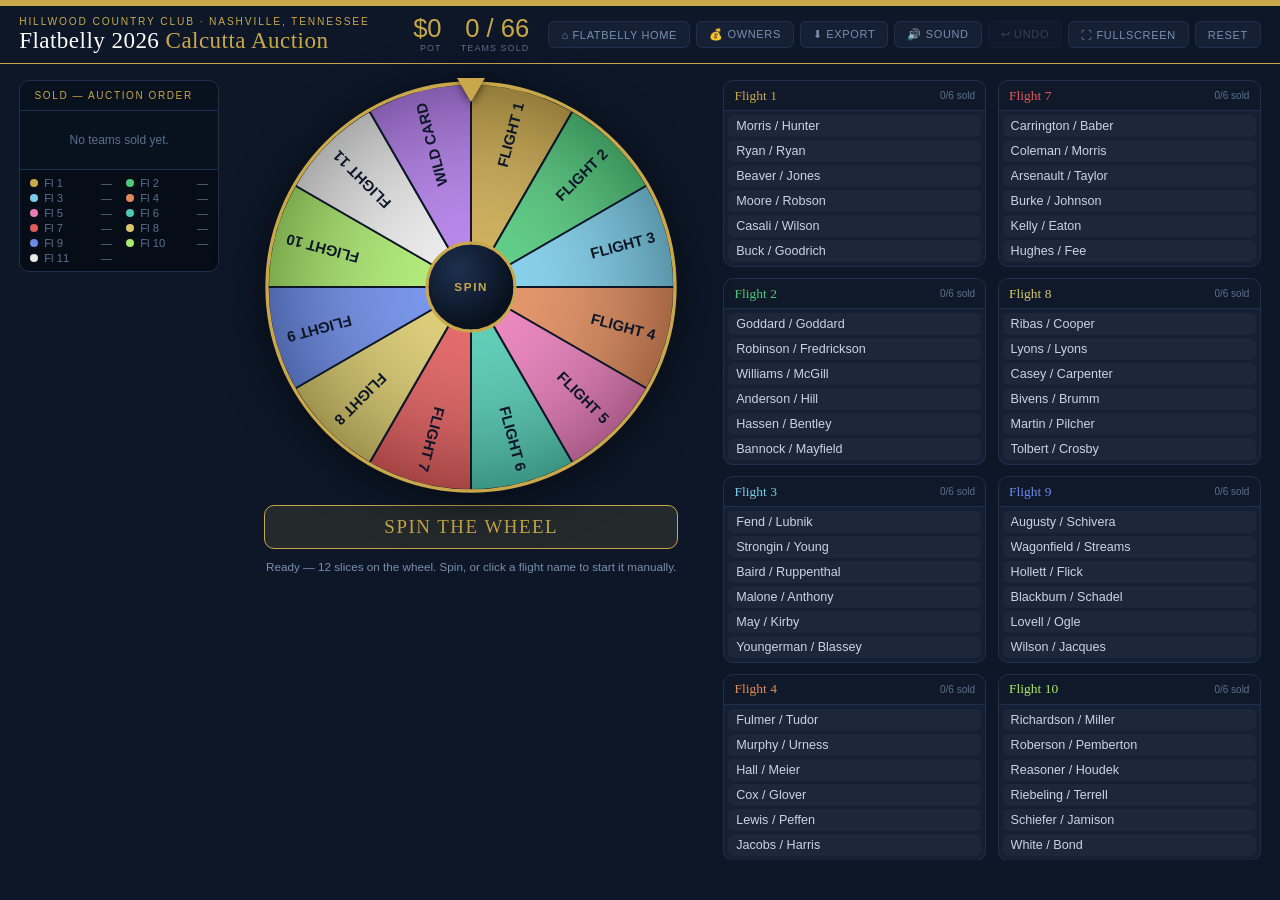
<file: calcutta.html>
<!DOCTYPE html>
<html lang="en">
<head>
  <meta charset="UTF-8">
  <meta name="viewport" content="width=device-width, initial-scale=1.0">
  <title>The Calcutta — The 2026 Flatbelly</title>
  <style>
    *, *::before, *::after { box-sizing: border-box; margin: 0; padding: 0; }
    :root {
      --navy: #0d1728; --navy2: #152035; --navy3: #08111e;
      --line: #1e3050; --gold: #C9A84C; --mut: #7a8faf; --dim: #5a7090;
      --wc: #b07ae8;
    }
    html, body { height: 100%; }
    body { background: var(--navy); font-family: Georgia, 'Times New Roman', serif; color: #fff; overflow-x: hidden; }
    .hero-stripe { height: 6px; background: var(--gold); }
    .topbar { display: flex; align-items: center; justify-content: space-between; gap: 1rem; padding: 0.6rem 1.2rem; border-bottom: 1px solid var(--gold); background: var(--navy); flex-wrap: wrap; }
    .brand { display: flex; flex-direction: column; }
    .brand-eyebrow { font-size: clamp(9px, 0.8vw, 12px); letter-spacing: 0.18em; color: var(--gold); font-family: 'Helvetica Neue', Arial, sans-serif; font-weight: 500; text-transform: uppercase; }
    .brand-title { font-size: clamp(18px, 1.8vw, 28px); font-weight: normal; letter-spacing: 0.02em; }
    .brand-title span { color: var(--gold); }
    .top-status { display: flex; align-items: center; gap: 1.2rem; }
    .pickcount { text-align: right; font-family: 'Helvetica Neue', Arial, sans-serif; }
    .pickcount .n { font-size: clamp(20px, 2vw, 30px); color: var(--gold); font-weight: 500; line-height: 1; }
    .pickcount .l { font-size: clamp(8px, 0.7vw, 11px); letter-spacing: 0.12em; text-transform: uppercase; color: var(--dim); margin-top: 2px; }
    .ctl { display: flex; gap: 6px; }
    .cbtn { font-family: 'Helvetica Neue', Arial, sans-serif; font-size: 11px; letter-spacing: 0.06em; text-transform: uppercase; padding: 6px 12px; border-radius: 6px; border: 1px solid var(--line); background: var(--navy2); color: var(--mut); cursor: pointer; }
    .cbtn:hover { color: #c8d4e8; border-color: #2e4570; }
    .cbtn:disabled { opacity: 0.35; cursor: default; }
    .cbtn.danger:hover { color: #e05a5a; border-color: #6a2a2a; }

    .stage { display: grid; grid-template-columns: clamp(200px, 15vw, 280px) 1fr minmax(440px, 42vw); gap: 1rem; padding: 1rem 1.2rem; align-items: start; height: calc(100vh - 88px); }
    @media (max-width: 1100px) { .stage { grid-template-columns: 1fr; height: auto; } }

    /* ---------- left: sold stream ---------- */
    .stream { border: 1px solid var(--line); border-radius: 10px; background: var(--navy3); display: flex; flex-direction: column; max-height: 100%; overflow: hidden; }
    .stream-head { padding: 0.55rem 0.9rem; border-bottom: 1px solid var(--line); font-family: 'Helvetica Neue', Arial, sans-serif; font-size: 10px; letter-spacing: 0.16em; text-transform: uppercase; color: var(--gold); display: flex; justify-content: space-between; align-items: center; }
    .stream-count { color: var(--dim); }
    .stream-list { overflow-y: auto; padding: 6px; display: flex; flex-direction: column; gap: 4px; }
    .s-item { display: flex; align-items: center; gap: 8px; padding: 5px 8px; border-radius: 7px; background: rgba(255,255,255,0.03); border-left: 3px solid var(--fc, var(--line)); font-family: 'Helvetica Neue', Arial, sans-serif; animation: slidein 0.35s ease; }
    @keyframes slidein { from { transform: translateX(-14px); opacity: 0; } to { transform: none; opacity: 1; } }
    .s-no { font-size: clamp(11px, 1.3vh, 14px); font-weight: 600; color: var(--fc, var(--gold)); min-width: 22px; text-align: right; }
    .s-name { font-size: clamp(12px, 1.5vh, 16px); color: #e8eef8; white-space: nowrap; overflow: hidden; text-overflow: ellipsis; }
    .s-sub { font-size: clamp(8px, 1vh, 11px); color: var(--dim); margin-top: 1px; white-space: nowrap; overflow: hidden; text-overflow: ellipsis; }
    .s-body { min-width: 0; flex: 1; }
    .s-amt { font-size: clamp(12px, 1.5vh, 16px); font-weight: 600; color: var(--gold); flex-shrink: 0; }
    .s-buyer { color: #e8eef8; font-weight: 600; }
    .s-nobuyer { color: var(--dim); font-style: italic; }
    .s-item { cursor: pointer; }
    .s-item:hover { background: rgba(255,255,255,0.08); }
    .s-item.editing { cursor: default; flex-wrap: wrap; }
    .s-edit { display: flex; gap: 5px; width: 100%; margin-top: 5px; }
    .s-edit input { font-family: 'Helvetica Neue', Arial, sans-serif; font-size: 12px; padding: 4px 7px; border-radius: 6px; border: 1px solid var(--line); background: var(--navy2); color: #fff; min-width: 0; outline: none; }
    .s-edit input:focus { border-color: var(--gold); }
    .s-edit .se-amt { width: 34%; text-align: center; }
    .s-edit .se-buyer { flex: 1; }
    .s-edit button { font-size: 12px; padding: 4px 9px; border-radius: 6px; border: 1px solid var(--gold); background: rgba(201,168,76,0.15); color: var(--gold); cursor: pointer; }
    .stream-empty { padding: 1rem; font-family: 'Helvetica Neue', Arial, sans-serif; font-size: 12px; color: var(--dim); text-align: center; }
    .flight-totals { border-top: 1px solid var(--line); background: rgba(0,0,0,0.25); padding: 7px 10px; display: grid; grid-template-columns: 1fr 1fr; gap: 3px 14px; font-family: 'Helvetica Neue', Arial, sans-serif; flex-shrink: 0; }
    .ftl-row { display: flex; justify-content: space-between; align-items: center; font-size: clamp(10px, 1.25vh, 13px); }
    .ftl-name { color: var(--dim); display: flex; align-items: center; gap: 6px; }
    .ftl-dot { width: 8px; height: 8px; border-radius: 50%; background: var(--fc); flex-shrink: 0; }
    .ftl-amt { color: var(--gold); font-weight: 600; }
    .ftl-amt.zero { color: var(--dim); font-weight: 400; }

    /* ---------- center ---------- */
    .center { display: flex; flex-direction: column; align-items: center; gap: 0.8rem; min-width: 0; max-height: 100%; }

    .block-card { width: 100%; text-align: center; border-radius: 16px; border: 2px solid var(--fc, var(--gold)); background: linear-gradient(180deg, rgba(255,255,255,0.05), rgba(0,0,0,0.25)), var(--navy2); box-shadow: 0 0 60px -18px var(--fc, var(--gold)); padding: 1.4rem 1.5rem 1.2rem; display: none; animation: pop 0.35s cubic-bezier(0.2, 1.5, 0.4, 1); }
    .block-card.show { display: block; }
    .bc-eyebrow { font-family: 'Helvetica Neue', Arial, sans-serif; font-size: clamp(10px, 1.4vh, 15px); letter-spacing: 0.24em; text-transform: uppercase; color: var(--fc, var(--gold)); margin-bottom: 0.5rem; }
    .bc-eyebrow .gnum { color: var(--mut); letter-spacing: 0.08em; }
    .bc-leader { font-size: clamp(28px, 6.6vh, 74px); line-height: 1.08; color: #fff; text-shadow: 0 3px 18px rgba(0,0,0,0.5); }
    .bc-leader .amp { color: var(--fc, var(--gold)); font-size: 0.7em; }
    .bc-partners { font-family: 'Helvetica Neue', Arial, sans-serif; font-size: clamp(12px, 2.2vh, 22px); color: var(--mut); margin-top: 0.7rem; line-height: 1.45; }
    .bc-sale { display: none; justify-content: center; gap: 10px; margin-top: 1.1rem; }
    .bc-sale.show { display: flex; }
    .bc-sale input { font-family: 'Helvetica Neue', Arial, sans-serif; font-size: clamp(14px, 2.2vh, 22px); padding: 0.45em 0.7em; border-radius: 9px; border: 1px solid var(--line); background: var(--navy3); color: #fff; text-align: center; outline: none; }
    .bc-sale input:focus { border-color: var(--fc, var(--gold)); box-shadow: 0 0 0 1px var(--fc, var(--gold)); }
    .bc-sale input::placeholder { color: var(--dim); }
    #amtInput { width: clamp(110px, 15vh, 190px); }
    #buyerInput { width: clamp(150px, 22vh, 280px); }
    #amtInput::-webkit-outer-spin-button, #amtInput::-webkit-inner-spin-button { -webkit-appearance: none; margin: 0; }
    #amtInput { -moz-appearance: textfield; appearance: textfield; }
    .bc-hint { font-family: 'Helvetica Neue', Arial, sans-serif; font-size: clamp(9px, 1.2vh, 13px); letter-spacing: 0.1em; text-transform: uppercase; color: var(--dim); margin-top: 1rem; }
    .bc-hint b { color: var(--fc, var(--gold)); font-weight: 600; border: 1px solid var(--fc, var(--gold)); border-radius: 5px; padding: 1px 8px; margin-right: 4px; }
    .block-card.wildmode .bc-leader { color: var(--wc); font-size: clamp(26px, 5.8vh, 62px); }

    .wheel-zone { display: flex; flex-direction: column; align-items: center; gap: 0.7rem; width: 100%; flex: 1; min-height: 0; justify-content: center; }
    .wheel-wrap { position: relative; width: min(100%, 46vh); aspect-ratio: 1; transition: width 0.4s ease; }
    body.auctioning .wheel-wrap { width: min(55%, 22vh); }
    #wheel { width: 100%; height: 100%; display: block; cursor: pointer; filter: drop-shadow(0 6px 24px rgba(0,0,0,0.55)); }
    #wheel.locked { cursor: default; }
    .pointer { position: absolute; top: -2px; left: 50%; transform: translateX(-50%); width: 0; height: 0; border-left: 14px solid transparent; border-right: 14px solid transparent; border-top: 24px solid var(--gold); filter: drop-shadow(0 2px 4px rgba(0,0,0,0.6)); z-index: 3; }
    .hub { position: absolute; top: 50%; left: 50%; transform: translate(-50%,-50%); width: 22%; height: 22%; border-radius: 50%; background: radial-gradient(circle at 35% 30%, #1e3050, var(--navy3) 70%); border: 3px solid var(--gold); display: flex; align-items: center; justify-content: center; z-index: 2; pointer-events: none; }
    .hub-txt { font-family: 'Helvetica Neue', Arial, sans-serif; font-size: clamp(8px, 1.3vh, 13px); letter-spacing: 0.14em; color: var(--gold); font-weight: 600; text-transform: uppercase; }
    .spin-btn { width: min(100%, 46vh); font-family: Georgia, serif; font-size: clamp(15px, 2.1vh, 22px); letter-spacing: 0.08em; padding: 0.6rem; border-radius: 10px; border: 1px solid var(--gold); background: rgba(201,168,76,0.12); color: var(--gold); cursor: pointer; text-transform: uppercase; }
    .spin-btn:hover:not(:disabled) { background: rgba(201,168,76,0.22); }
    .spin-btn:disabled { opacity: 0.3; cursor: default; }
    body.auctioning .spin-btn { display: none; }
    .status-sub-line { font-family: 'Helvetica Neue', Arial, sans-serif; font-size: clamp(10px, 1.3vh, 14px); color: var(--mut); text-align: center; }

    /* ---------- right: board (11 flights, masonry columns) ---------- */
    .board-wrap { max-height: 100%; overflow-y: auto; }
    .board { columns: 3; column-gap: 0.7rem; }
    @media (max-width: 1500px) { .board { columns: 2; } }
    @media (max-width: 1100px) { .board { columns: 2; } }
    @media (max-width: 700px) { .board { columns: 1; } }
    .flight { border: 1px solid var(--line); border-radius: 10px; background: var(--navy2); overflow: hidden; transition: box-shadow 0.25s, border-color 0.25s, opacity 0.25s; break-inside: avoid; margin-bottom: 0.7rem; }
    .flight.active { border-color: var(--fc); box-shadow: 0 0 0 1px var(--fc), 0 0 26px -8px var(--fc); }
    .flight.spent { opacity: 0.5; }
    .fl-head { display: flex; align-items: center; justify-content: space-between; gap: 6px; padding: 0.4rem 0.65rem; border-bottom: 1px solid var(--line); background: rgba(0,0,0,0.22); }
    .fl-head.clickable { cursor: pointer; }
    .fl-head.clickable:hover { background: rgba(255,255,255,0.09); box-shadow: inset 0 0 0 1px var(--fc); }
    .fl-name { font-size: clamp(12px, 1.5vh, 16px); color: var(--fc); }
    .fl-tag { font-family: 'Helvetica Neue', Arial, sans-serif; font-size: 8px; letter-spacing: 0.1em; text-transform: uppercase; padding: 2px 7px; border-radius: 9px; color: var(--navy); background: var(--fc); font-weight: 600; display: none; }
    .flight.active .fl-tag { display: inline-block; animation: pulse 1.4s infinite; }
    .fl-count { font-family: 'Helvetica Neue', Arial, sans-serif; font-size: 10px; color: var(--dim); }
    @keyframes pulse { 0%,100% { opacity: 1; } 50% { opacity: 0.45; } }
    @keyframes pop { from { transform: scale(0.6); opacity: 0; } to { transform: scale(1); opacity: 1; } }
    .teams { padding: 4px; display: flex; flex-direction: column; gap: 3px; }
    .team { display: flex; align-items: center; gap: 6px; padding: 3px 7px; border-radius: 6px; border: 1px solid transparent; background: rgba(255,255,255,0.03); font-family: 'Helvetica Neue', Arial, sans-serif; user-select: none; }
    .team .tinfo { flex: 1; min-width: 0; }
    .team .tleader { font-size: clamp(11px, 1.4vh, 14px); color: #c8d4e8; white-space: nowrap; overflow: hidden; text-overflow: ellipsis; display: block; }
    .team .pickno { font-size: 9px; font-weight: 600; color: var(--navy); background: var(--fc); border-radius: 8px; padding: 1px 6px; flex-shrink: 0; display: none; }
    .team.pickable { cursor: pointer; border-color: var(--fc); background: rgba(255,255,255,0.05); }
    .team.pickable:hover { background: rgba(255,255,255,0.12); transform: translateX(2px); }
    .team.pickable .tleader { color: #fff; }
    .team.wildable { cursor: pointer; border-color: var(--wc); box-shadow: 0 0 8px -3px var(--wc); }
    .team.wildable:hover { background: rgba(176,122,232,0.15); }
    .team.grabbable { cursor: pointer; }
    .team.grabbable:hover { background: rgba(255,255,255,0.09); border-color: var(--fc); }
    .team.picked { cursor: pointer; }
    .team.current { background: var(--fc); }
    .team.current .tleader { color: var(--navy); font-weight: 600; }
    .team.picked { opacity: 0.4; }
    .team.picked .tleader { text-decoration: line-through; color: var(--dim); }
    .team.picked .pickno { display: inline-block; }
    .team.picked.wild-pick .pickno { background: var(--wc); }

    /* ---------- result overlay ---------- */
    .overlay { position: fixed; inset: 0; background: rgba(5,10,20,0.82); display: none; align-items: center; justify-content: center; z-index: 50; cursor: pointer; }
    .overlay.show { display: flex; }
    .result-card { text-align: center; padding: 3rem 4.5rem; border-radius: 18px; background: var(--navy2); border: 2px solid var(--rc, var(--gold)); box-shadow: 0 0 80px -10px var(--rc, var(--gold)); animation: pop 0.45s cubic-bezier(0.2, 1.6, 0.4, 1); }
    .result-eyebrow { font-family: 'Helvetica Neue', Arial, sans-serif; font-size: clamp(10px, 1.3vh, 14px); letter-spacing: 0.22em; text-transform: uppercase; color: var(--mut); margin-bottom: 0.6rem; }
    .result-name { font-size: clamp(40px, 9vh, 92px); color: var(--rc, var(--gold)); line-height: 1.05; }
    .result-sub { font-family: 'Helvetica Neue', Arial, sans-serif; font-size: clamp(12px, 1.6vh, 17px); color: var(--mut); margin-top: 0.9rem; }
    #confetti { position: fixed; inset: 0; pointer-events: none; z-index: 60; }

    /* ---------- team edit modal ---------- */
    .edit-card { text-align: left; cursor: default; padding: 1.8rem 2.2rem; min-width: min(420px, 92vw); animation: pop 0.25s ease; }
    .ed-grid label { display: block; font-family: 'Helvetica Neue', Arial, sans-serif; font-size: 10px; letter-spacing: 0.12em; text-transform: uppercase; color: var(--dim); margin-bottom: 12px; }
    .ed-grid input, .ed-grid select { display: block; width: 100%; margin-top: 5px; font-family: 'Helvetica Neue', Arial, sans-serif; font-size: 16px; padding: 8px 10px; border-radius: 8px; border: 1px solid var(--line); background: var(--navy3); color: #fff; outline: none; }
    .ed-grid input:focus, .ed-grid select:focus { border-color: var(--gold); }
    .ed-btns { display: flex; justify-content: flex-end; gap: 8px; margin-top: 6px; }
    .cbtn.ed-save { border-color: var(--gold); color: var(--gold); background: rgba(201,168,76,0.12); }
    .cbtn.ed-save:hover { background: rgba(201,168,76,0.25); color: var(--gold); }

    .done-card { width: 100%; text-align: center; border: 1px solid var(--gold); border-radius: 16px; background: rgba(201,168,76,0.1); padding: 1.4rem 1rem; font-size: clamp(18px, 3vh, 34px); color: var(--gold); display: none; }
    body.done .done-card { display: block; }

    /* ---------- owner settlement ---------- */
    .owners-card { display: none; width: 100%; border: 1px solid var(--gold); border-radius: 14px; background: var(--navy2); overflow: hidden; }
    .owners-card.show { display: block; }
    body.owners-open .wheel-zone { display: none; }
    .oc-head { display: flex; justify-content: space-between; align-items: center; padding: 0.7rem 1.1rem; border-bottom: 1px solid var(--gold); font-family: Georgia, serif; font-size: clamp(15px, 2.2vh, 22px); color: var(--gold); }
    .oc-head span:last-child { font-family: 'Helvetica Neue', Arial, sans-serif; font-weight: 600; }
    .oc-list { max-height: 62vh; overflow-y: auto; }
    .oc-row { display: flex; align-items: center; gap: 12px; padding: 0.55rem 1.1rem; border-bottom: 1px solid var(--line); }
    .oc-row:last-child { border-bottom: none; }
    .oc-rank { font-family: 'Helvetica Neue', Arial, sans-serif; font-size: clamp(11px, 1.5vh, 15px); color: var(--dim); min-width: 22px; text-align: right; }
    .oc-owner { flex: 1; min-width: 0; }
    .oc-name { font-size: clamp(16px, 2.4vh, 26px); color: #fff; }
    .oc-teams { font-family: 'Helvetica Neue', Arial, sans-serif; font-size: clamp(9px, 1.2vh, 12px); color: var(--dim); margin-top: 2px; line-height: 1.5; }
    .oc-total { font-family: 'Helvetica Neue', Arial, sans-serif; font-size: clamp(18px, 2.8vh, 30px); font-weight: 600; color: var(--gold); flex-shrink: 0; }
    .oc-count { font-family: 'Helvetica Neue', Arial, sans-serif; font-size: clamp(9px, 1.2vh, 12px); color: var(--dim); text-align: right; }
  </style>
</head>
<body>
  <div class="hero-stripe"></div>
  <div class="topbar">
    <div class="brand">
      <div class="brand-eyebrow">Hillwood Country Club · Nashville, Tennessee</div>
      <div class="brand-title">Flatbelly 2026 <span>Calcutta Auction</span></div>
    </div>
    <div class="top-status">
      <div class="pickcount"><div class="n" id="potN">$0</div><div class="l">Pot</div></div>
      <div class="pickcount"><div class="n" id="pickN">0 / 66</div><div class="l">Teams Sold</div></div>
      <div class="ctl">
        <a class="cbtn" href="index.html" style="text-decoration:none;display:inline-flex;align-items:center;">⌂ Flatbelly Home</a>
        <button class="cbtn" id="ownersBtn">💰 Owners</button>
        <button class="cbtn" id="exportBtn">⬇ Export</button>
        <button class="cbtn" id="soundBtn">🔊 Sound</button>
        <button class="cbtn" id="undoBtn">↩ Undo</button>
        <button class="cbtn" id="fsBtn">⛶ Fullscreen</button>
        <button class="cbtn danger" id="resetBtn">Reset</button>
      </div>
    </div>
  </div>

  <div class="stage">
    <!-- left: running sold stream -->
    <div class="stream">
      <div class="stream-head"><span>Sold — Auction Order</span><span class="stream-count" id="streamCount"></span></div>
      <div class="stream-list" id="streamList"><div class="stream-empty">No teams sold yet.</div></div>
      <div class="flight-totals" id="flightTotals"></div>
    </div>

    <!-- center: current team + wheel -->
    <div class="center">
      <div class="block-card" id="blockCard">
        <div class="bc-eyebrow" id="bcEyebrow"></div>
        <div class="bc-leader" id="bcLeader"></div>
        <div class="bc-partners" id="bcPartners"></div>
        <div class="bc-sale" id="bcSale">
          <input id="amtInput" type="number" min="0" step="5" placeholder="$ amount" autocomplete="off">
          <input id="buyerInput" list="buyerList" placeholder="Purchaser" autocomplete="off">
          <datalist id="buyerList"></datalist>
        </div>
        <div class="bc-hint" id="bcHint"></div>
      </div>
      <div class="done-card">🏆 That's the board — all 66 teams sold.<br><span style="font-size:0.55em;color:var(--mut);font-family:'Helvetica Neue',Arial,sans-serif;">See you Saturday at the shootout.</span></div>
      <div class="owners-card" id="ownersCard">
        <div class="oc-head"><span>💰 Owner Settlement — Who Owes What</span><span id="ocPot"></span></div>
        <div class="oc-list" id="ownersList"></div>
      </div>
      <div class="wheel-zone">
        <div class="wheel-wrap">
          <div class="pointer"></div>
          <canvas id="wheel"></canvas>
          <div class="hub"><div class="hub-txt" id="hubTxt">Spin</div></div>
        </div>
        <button class="spin-btn" id="spinBtn">Spin the Wheel</button>
        <div class="status-sub-line" id="statusSub">Click the wheel to draw the first flight</div>
      </div>
    </div>

    <!-- right: flight board -->
    <div class="board-wrap"><div class="board" id="board"></div></div>
  </div>

  <div class="overlay" id="overlay">
    <div class="result-card" id="resultCard">
      <div class="result-eyebrow">The wheel says</div>
      <div class="result-name" id="resultName"></div>
      <div class="result-sub" id="resultSub"></div>
    </div>
  </div>

  <div class="overlay" id="editModal">
    <div class="result-card edit-card">
      <div class="result-eyebrow">Edit Team <span id="edNum"></span></div>
      <div class="ed-grid">
        <label>Member (Hillwood)<input id="edMember" autocomplete="off"></label>
        <label>Guest<input id="edGuest" autocomplete="off"></label>
        <label>Guest Club<input id="edClub" autocomplete="off"></label>
        <label>Team Index<input id="edHcp" autocomplete="off"></label>
        <label>Flight<select id="edFlight"></select></label>
      </div>
      <div class="ed-btns">
        <button class="cbtn" id="edCancel">Cancel</button>
        <button class="cbtn ed-save" id="edSave">Save</button>
      </div>
    </div>
  </div>
  <canvas id="confetti"></canvas>

<script>
/* ============================================================================
   EDIT HERE — flights & teams. 2026 Flatbelly: 66 member/guest teams, eleven
   flights of six (official flight sheet, updated July 23 — Jimmy Magic in for
   Robert Turk alongside Prins). member = Hillwood CC; club = guest's club;
   hcp = combined team index shown on the field page.
   WILD_CARDS = number of Wild Card slices on the wheel (a Wild Card lets the
   room auction ANY remaining team from any flight, then spin again).
   ========================================================================== */
const WILD_CARDS = 1;
const FLIGHT_DEFS = [
  { key:'1',  name:'Flight 1',  color:'#C9A84C' },
  { key:'2',  name:'Flight 2',  color:'#4fc87a' },
  { key:'3',  name:'Flight 3',  color:'#7acce8' },
  { key:'4',  name:'Flight 4',  color:'#e08a5a' },
  { key:'5',  name:'Flight 5',  color:'#e87ab8' },
  { key:'6',  name:'Flight 6',  color:'#4ec9b0' },
  { key:'7',  name:'Flight 7',  color:'#e05a5a' },
  { key:'8',  name:'Flight 8',  color:'#d8c86a' },
  { key:'9',  name:'Flight 9',  color:'#6a8ae8' },
  { key:'10', name:'Flight 10', color:'#a8e86a' },
  { key:'11', name:'Flight 11', color:'#e8e8e8' },
];
const TEAMS = [
  // ---- Flight 1 -----------------------------------------------------------
  {flight:'1',  num:1,  member:"Chris Morris",       guest:"Gray Hunter",        club:"Tucson CC",             hcp:"+2.2"},
  {flight:'1',  num:2,  member:"Eddie Ryan",         guest:"Kevin Ryan",         club:"Richland CC",           hcp:"+2.1"},
  {flight:'1',  num:3,  member:"Nathaniel Beaver",   guest:"Drew Jones",         club:"Club TBA",              hcp:"+1.6"},
  {flight:'1',  num:4,  member:"Roe Moore",          guest:"Will Robson",        club:"Coldstream CC",         hcp:"0.7"},
  {flight:'1',  num:5,  member:"Curt Casali",        guest:"Kevin Wilson",       club:"Golf Club of TN",       hcp:"3.9"},
  {flight:'1',  num:6,  member:"Sean Buck",          guest:"Warren Goodrich",    club:"Richland CC",           hcp:"6.4"},
  // ---- Flight 2 -----------------------------------------------------------
  {flight:'2',  num:7,  member:"Cris Goddard",       guest:"Clay Goddard",       club:"Horseshoe Bend CC",     hcp:"6.5"},
  {flight:'2',  num:8,  member:"Josh Robinson",      guest:"Luke Fredrickson",   club:"Towhee Club",           hcp:"6.7"},
  {flight:'2',  num:9,  member:"Jonathan Williams",  guest:"Matt McGill",        club:"The Club at Olde Stone",hcp:"8.0"},
  {flight:'2',  num:10, member:"Morgan Anderson",    guest:"Justin Hill",        club:"Golden Eagle GC",       hcp:"8.3"},
  {flight:'2',  num:11, member:"Mike Hassen",        guest:"Clay Bentley",       club:"NCGA",                  hcp:"8.6"},
  {flight:'2',  num:12, member:"Brandon Bannock",    guest:"William Mayfield",   club:"Brentwood CC",          hcp:"9.1"},
  // ---- Flight 3 -----------------------------------------------------------
  {flight:'3',  num:13, member:"Nate Fend",          guest:"David Lubnik",       club:"Richland CC",           hcp:"9.2"},
  {flight:'3',  num:14, member:"Kyle Strongin",      guest:"Logan Young",        club:"Towhee Club",           hcp:"10.4"},
  {flight:'3',  num:15, member:"Patrick Baird",      guest:"Matt Ruppenthal",    club:"TGA",                   hcp:"11.1"},
  {flight:'3',  num:16, member:"Evan Malone",        guest:"Colin Anthony",      club:"The Grove",             hcp:"11.6"},
  {flight:'3',  num:17, member:"Billy May",          guest:"Alan Kirby",         club:"Westhaven GC",          hcp:"12.1"},
  {flight:'3',  num:18, member:"Ryan Youngerman",    guest:"Cole Blassey",       club:"Hedingham GC",          hcp:"12.6"},
  // ---- Flight 4 -----------------------------------------------------------
  {flight:'4',  num:19, member:"Jay Fulmer",         guest:"David Tudor",        club:"Belle Meade CC",        hcp:"13.2"},
  {flight:'4',  num:20, member:"Kevin Murphy",       guest:"Brian Urness",       club:"Spring Hill GC",        hcp:"13.2"},
  {flight:'4',  num:21, member:"Zachary Hall",       guest:"Landon Meier",       club:"Old Natchez",           hcp:"14.0"},
  {flight:'4',  num:22, member:"Walker Cox",         guest:"Jody Glover",        club:"TGA",                   hcp:"14.5"},
  {flight:'4',  num:23, member:"Lee Lewis",          guest:"Will Peffen",        club:"TGA",                   hcp:"14.6"},
  {flight:'4',  num:24, member:"Jim Jacobs",         guest:"Jonathan Harris",    club:"Belle Meade CC",        hcp:"14.7"},
  // ---- Flight 5 -----------------------------------------------------------
  {flight:'5',  num:25, member:"Tyler Pinson",       guest:"Cam Arnold",         club:"Old Natchez",           hcp:"14.9"},
  {flight:'5',  num:26, member:"Will Hatfield",      guest:"Mark Butrico",       club:"GAP GC",                hcp:"15.2"},
  {flight:'5',  num:27, member:"Michael Bash",       guest:"Brad Price",         club:"Indian Hills CC",       hcp:"15.3"},
  {flight:'5',  num:28, member:"Rob Leathers",       guest:"Kerry Oakley",       club:"Belle Meade CC",        hcp:"15.6"},
  {flight:'5',  num:29, member:"Kellen Moore",       guest:"Clint Ing",          club:"Legacy Golf Club",      hcp:"15.9"},
  {flight:'5',  num:30, member:"Matthew VanArsdale", guest:"Justin Smith",       club:"Links at Stono Ferry",  hcp:"15.9"},
  // ---- Flight 6 -----------------------------------------------------------
  {flight:'6',  num:31, member:"Clark Malloy",       guest:"Daniel Byrd",        club:"Greystone G&CC",        hcp:"16.2"},
  {flight:'6',  num:32, member:"Edward Poirier",     guest:"Julian Scruggs",     club:"Belle Meade CC",        hcp:"16.4"},
  {flight:'6',  num:33, member:"Chris Fowler",       guest:"Clay Fowler",        club:"Jackson CC",            hcp:"16.6"},
  {flight:'6',  num:34, member:"Cary Leaman",        guest:"Joe Cox",            club:"Richland CC",           hcp:"16.6"},
  {flight:'6',  num:35, member:"Andrew Quinn",       guest:"Richard Howell",     club:"TGA",                   hcp:"16.8"},
  {flight:'6',  num:36, member:"Nick Harb",          guest:"Andrew Moreton",     club:"Richland CC",           hcp:"16.9"},
  // ---- Flight 7 -----------------------------------------------------------
  {flight:'7',  num:37, member:"Mitch Carrington",   guest:"Sam Baber",          club:"CC of Little Rock",     hcp:"17.7"},
  {flight:'7',  num:38, member:"Will David Coleman", guest:"Caleb Morris",       club:"Grasslands Club",       hcp:"17.8"},
  {flight:'7',  num:39, member:"Pete Arsenault",     guest:"David Taylor",       club:"TGA",                   hcp:"18.3"},
  {flight:'7',  num:40, member:"Adam Burke",         guest:"Brandon Johnson",    club:"TGA",                   hcp:"18.5"},
  {flight:'7',  num:41, member:"Andrew Kelly",       guest:"Cody Eaton",         club:"Temple Hills Club",     hcp:"18.7"},
  {flight:'7',  num:42, member:"Jim Hughes",         guest:"Grant Fee",          club:"FSGA",                  hcp:"19.6"},
  // ---- Flight 8 -----------------------------------------------------------
  {flight:'8',  num:43, member:"Michael Ribas",      guest:"Matt Cooper",        club:"TGA",                   hcp:"19.9"},
  {flight:'8',  num:44, member:"Nathan Lyons",       guest:"Jeremy Lyons",       club:"Old Natchez",           hcp:"20.1"},
  {flight:'8',  num:45, member:"Peter Casey",        guest:"William Carpenter",  club:"Richland CC",           hcp:"20.3"},
  {flight:'8',  num:46, member:"Shaun Bivens",       guest:"Michael Brumm",      club:"Belleair CC",           hcp:"20.6"},
  {flight:'8',  num:47, member:"Dan Martin",         guest:"Thomas Pilcher",     club:"Lakewood GC",           hcp:"20.6"},
  {flight:'8',  num:48, member:"Brian Tolbert",      guest:"Colin Crosby",       club:"Belle Meade CC",        hcp:"20.7"},
  // ---- Flight 9 -----------------------------------------------------------
  {flight:'9',  num:49, member:"Tyler Augusty",      guest:"Bryan Schivera",     club:"Savannah GC",           hcp:"22.0"},
  {flight:'9',  num:50, member:"Ben Wagonfield",     guest:"Michael Streams",    club:"TGA",                   hcp:"22.1"},
  {flight:'9',  num:51, member:"Travis Hollett",     guest:"Ben Flick",          club:"McCabe GC",             hcp:"22.6"},
  {flight:'9',  num:52, member:"Brent Blackburn",    guest:"David Schadel",      club:"Old Natchez",           hcp:"24.3"},
  {flight:'9',  num:53, member:"Reece Lovell",       guest:"Jake Ogle",          club:"Cherokee CC",           hcp:"24.8"},
  {flight:'9',  num:54, member:"Blake Wilson",       guest:"Richard Jacques",    club:"Belle Meade CC",        hcp:"26.4"},
  // ---- Flight 10 ----------------------------------------------------------
  {flight:'10', num:55, member:"Raoul Richardson",   guest:"Chase Miller",       club:"Belle Meade CC",        hcp:"27.2"},
  {flight:'10', num:56, member:"Jason Roberson",     guest:"David Pemberton",    club:"Brentwood CC",          hcp:"28.0"},
  {flight:'10', num:57, member:"Nick Reasoner",      guest:"Scott Houdek",       club:"Glenview Park GC",      hcp:"28.2"},
  {flight:'10', num:58, member:"Russell Riebeling",  guest:"Daniel Terrell",     club:"Ted Rhodes",            hcp:"29.7"},
  {flight:'10', num:59, member:"Greg Schiefer",      guest:"Cochrane Jamison",   club:"TGA",                   hcp:"30.2"},
  {flight:'10', num:60, member:"Lee White",          guest:"Davis Bond",         club:"Masters Club",          hcp:"30.8"},
  // ---- Flight 11 ----------------------------------------------------------
  {flight:'11', num:61, member:"Zack Samples",       guest:"Andrew Walker",      club:"Gaylord Springs",       hcp:"32.7"},
  {flight:'11', num:62, member:"Frederick Grace",    guest:"Kevin Galligan",     club:"Meadow Brook Club",     hcp:"33.0"},
  {flight:'11', num:63, member:"Jeremy Hutzel",      guest:"David Hutzel",       club:"GSGA",                  hcp:"33.4"},
  {flight:'11', num:64, member:"Clint Cady",         guest:"Nick Nicholson",     club:"Lexington CC",          hcp:"37.3"},
  {flight:'11', num:65, member:"William Prins",      guest:"Jimmy Magic",        club:"Club TBA",              hcp:"29.4"},
  {flight:'11', num:66, member:"Steven Ludlam",      guest:"Thomas Sinowski",    club:"GSGA",                  hcp:"42.0"},
];
/* ========================== end of editable config ========================= */

const WC_KEY = '__WILD__';
const WC_COLOR = '#b07ae8';
const STORE_KEY = 'flatbelly-calcutta-wheel-v1';
const flightByKey = {}; FLIGHT_DEFS.forEach(f => flightByKey[f.key] = f);
const teamByNum = {}; TEAMS.forEach(t => teamByNum[t.num] = t);
function lastName(n){ return n.trim().split(' ').pop(); }
function shortLabel(t){ return `${lastName(t.member)} / ${lastName(t.guest)}`; }
// Effective team data: the config above merged with any live edits
// (double-click a team on the board to change names/club/index/flight).
function T(num){
  const o = state.overrides && state.overrides[num];
  return o ? { ...teamByNum[num], ...o } : teamByNum[num];
}
function allTeams(){ return TEAMS.map(t => T(t.num)); }

/* ---------------- state ---------------- */
// phase: 'idle' | 'flight' | 'wild' | 'done'
// current: team num up on the block (null when nothing is up)
let state = freshState();
let history = [];           // snapshots for undo
let spinning = false;
let soundOn = true;

function freshState(){
  return { phase:'idle', activeFlight:null, spunFlights:[], wildUsed:0, picks:[], current:null, overrides:{} };
}
function pickedSet(){ return new Set(state.picks.map(p => p.num)); }
function unpickedIn(fk){ const ps = pickedSet(); return allTeams().filter(t => t.flight===fk && !ps.has(t.num)); }
function wheelOptions(){
  const opts = FLIGHT_DEFS.filter(f => !state.spunFlights.includes(f.key))
    .map(f => ({ key:f.key, label:f.name.toUpperCase(), color:f.color }));
  for(let i = state.wildUsed; i < WILD_CARDS; i++)
    opts.push({ key:WC_KEY, label:'WILD CARD', color:WC_COLOR });
  return opts;
}

function save(){
  try { localStorage.setItem(STORE_KEY, JSON.stringify({ state, history, soundOn })); } catch(e){}
}
function load(){
  try {
    const raw = localStorage.getItem(STORE_KEY);
    if(!raw) return;
    const d = JSON.parse(raw);
    if(d && d.state && Array.isArray(d.state.picks)) { state = d.state; history = d.history || []; }
    if(!state.overrides) state.overrides = {}; // states saved before team editing existed
    if(d && typeof d.soundOn === 'boolean') soundOn = d.soundOn;
  } catch(e){}
}
function snapshot(){ history.push(JSON.stringify(state)); if(history.length > 200) history.shift(); }
function undo(){
  if(spinning || !history.length) return;
  state = JSON.parse(history.pop());
  if(typeof editingIdx !== 'undefined') editingIdx = null;
  save(); render(); drawWheel(rot);
}

/* ---------------- audio ---------------- */
let actx = null;
function ac(){ if(!actx) actx = new (window.AudioContext || window.webkitAudioContext)(); return actx; }
function tick(){
  if(!soundOn) return;
  try {
    const a = ac(), o = a.createOscillator(), g = a.createGain();
    o.type = 'square'; o.frequency.value = 950;
    g.gain.setValueAtTime(0.06, a.currentTime);
    g.gain.exponentialRampToValueAtTime(0.0001, a.currentTime + 0.05);
    o.connect(g); g.connect(a.destination); o.start(); o.stop(a.currentTime + 0.06);
  } catch(e){}
}
function fanfare(wild){
  if(!soundOn) return;
  try {
    const a = ac();
    const notes = wild ? [523, 659, 784, 1047, 1319] : [523, 659, 784];
    notes.forEach((f, i) => {
      const o = a.createOscillator(), g = a.createGain();
      o.type = 'triangle'; o.frequency.value = f;
      const t = a.currentTime + i * 0.12;
      g.gain.setValueAtTime(0.0001, t);
      g.gain.exponentialRampToValueAtTime(0.14, t + 0.02);
      g.gain.exponentialRampToValueAtTime(0.0001, t + 0.5);
      o.connect(g); g.connect(a.destination); o.start(t); o.stop(t + 0.55);
    });
  } catch(e){}
}
function gavel(){
  if(!soundOn) return;
  try {
    const a = ac(), o = a.createOscillator(), g = a.createGain();
    o.type = 'sine'; o.frequency.setValueAtTime(700, a.currentTime);
    o.frequency.exponentialRampToValueAtTime(180, a.currentTime + 0.12);
    g.gain.setValueAtTime(0.14, a.currentTime);
    g.gain.exponentialRampToValueAtTime(0.0001, a.currentTime + 0.15);
    o.connect(g); g.connect(a.destination); o.start(); o.stop(a.currentTime + 0.16);
  } catch(e){}
}

/* ---------------- wheel ---------------- */
const canvas = document.getElementById('wheel');
const ctx = canvas.getContext('2d');
let rot = 0;       // current rotation in radians
let spinToken = 0; // invalidates stale animation frames/watchdogs

function sizeCanvas(){
  const r = canvas.getBoundingClientRect();
  const px = Math.max(2, Math.floor(r.width * (window.devicePixelRatio || 1)));
  if(canvas.width !== px){ canvas.width = px; canvas.height = px; }
}
function drawWheel(rotation){
  sizeCanvas();
  const W = canvas.width, R = W/2;
  ctx.clearRect(0,0,W,W);
  const opts = wheelOptions();
  ctx.save();
  ctx.translate(R,R);
  ctx.rotate(rotation);
  if(!opts.length){
    ctx.beginPath(); ctx.arc(0,0,R-4,0,Math.PI*2);
    ctx.fillStyle = '#152035'; ctx.fill();
    ctx.lineWidth = 4; ctx.strokeStyle = '#C9A84C'; ctx.stroke();
    ctx.restore(); return;
  }
  const seg = (Math.PI*2)/opts.length;
  opts.forEach((o,i)=>{
    const a0 = -Math.PI/2 + i*seg, a1 = a0 + seg;
    ctx.beginPath(); ctx.moveTo(0,0); ctx.arc(0,0,R-4,a0,a1); ctx.closePath();
    ctx.fillStyle = o.color; ctx.fill();
    const grad = ctx.createRadialGradient(0,0,R*0.2, 0,0,R);
    grad.addColorStop(0,'rgba(255,255,255,0.10)'); grad.addColorStop(1,'rgba(0,0,0,0.28)');
    ctx.fillStyle = grad; ctx.fill();
    ctx.lineWidth = Math.max(2, W*0.004); ctx.strokeStyle = '#0d1728'; ctx.stroke();
    ctx.save();
    ctx.rotate(a0 + seg/2);
    ctx.textAlign = 'right'; ctx.textBaseline = 'middle';
    ctx.fillStyle = '#0d1728';
    ctx.font = `600 ${Math.max(10, W*0.036)}px 'Helvetica Neue', Arial, sans-serif`;
    ctx.fillText(o.label, R*0.92, 0);
    ctx.restore();
  });
  ctx.restore();
  ctx.beginPath(); ctx.arc(R,R,R-3,0,Math.PI*2);
  ctx.lineWidth = Math.max(3, W*0.008); ctx.strokeStyle = '#C9A84C'; ctx.stroke();
}

function currentSliceIndex(rotation, n){
  const seg = (Math.PI*2)/n;
  let a = -rotation;
  a = ((a % (Math.PI*2)) + Math.PI*2) % (Math.PI*2);
  return Math.floor(a/seg) % n;
}

function spin(){
  if(spinning || state.phase !== 'idle') return;
  const opts = wheelOptions();
  if(!opts.length) return;
  spinning = true;
  document.getElementById('spinBtn').disabled = true;
  document.getElementById('spinBtn').blur();
  canvas.classList.add('locked');

  const n = opts.length;
  const seg = (Math.PI*2)/n;
  const target = Math.floor(Math.random()*n);
  const jitter = seg * (0.15 + Math.random()*0.7);
  const landing = -(target*seg + jitter);
  const base = ((rot % (Math.PI*2)) + Math.PI*2) % (Math.PI*2);
  let delta = ((landing - base) % (Math.PI*2) + Math.PI*2) % (Math.PI*2);
  delta += (Math.PI*2) * (5 + Math.floor(Math.random()*3)); // 5–7 extra turns
  const dur = 4600 + Math.random()*900;
  const start = performance.now(), r0 = rot;
  let lastIdx = currentSliceIndex(rot, n);
  const my = ++spinToken;

  function finish(){
    if(my !== spinToken || !spinning) return;
    rot = r0 + delta;
    drawWheel(rot);
    finishSpin(opts[currentSliceIndex(rot, n)]);
  }
  function frame(now){
    if(my !== spinToken || !spinning) return;
    const t = Math.min(1, (now - start)/dur);
    const ease = 1 - Math.pow(1 - t, 3);
    rot = r0 + delta * ease;
    drawWheel(rot);
    const idx = currentSliceIndex(rot, n);
    if(idx !== lastIdx){ tick(); lastIdx = idx; }
    if(t < 1) requestAnimationFrame(frame);
    else finish();
  }
  requestAnimationFrame(frame);
  // rAF is suspended in hidden/backgrounded tabs — guarantee the spin resolves.
  setTimeout(finish, dur + 300);
}

function finishSpin(opt){
  spinning = false;
  canvas.classList.remove('locked');
  snapshot();
  if(opt.key === WC_KEY){
    state.wildUsed++;
    state.phase = 'wild';
    state.current = null; // room's choice — click any team to put it up
    if(!TEAMS.some(t => !pickedSet().has(t.num))) advancePhase();
  } else {
    state.spunFlights.push(opt.key);
    state.activeFlight = opt.key;
    state.phase = 'flight';
    const q = unpickedIn(opt.key);
    state.current = q.length ? q[0].num : null;
    if(!q.length) advancePhase(); // flight already emptied by wild cards
  }
  save(); render(); drawWheel(rot);
  showResult(opt);
  fanfare(opt.key === WC_KEY);
  if(opt.key === WC_KEY) confettiBurst();
}

/* ---------------- auction actions ---------------- */
// Click a team on the board: puts it up on the block (doesn't sell it).
// Works on ANY unsold team — clicking outside the active flight switches the
// auction to that team's flight (manual override; the wheel stays consistent).
function putUp(num){
  const t = T(num);
  if(!t || spinning || pickedSet().has(num) || state.phase === 'done') return;
  if(state.phase === 'wild' || (state.phase === 'flight' && t.flight === state.activeFlight)){
    snapshot();
    state.current = num;
    save(); render();
    return;
  }
  activateFlight(t.flight, num);
}
// SPACE / ENTER: winning bid — sell the team on the block with whatever amount
// and purchaser are typed in, then bring up the next one.
function sellCurrent(){
  if(spinning || state.current === null) return;
  if(state.phase !== 'flight' && state.phase !== 'wild') return;
  const t = T(state.current);
  if(!t || pickedSet().has(t.num)) return;
  const amtRaw = document.getElementById('amtInput').value;
  const amount = amtRaw === '' ? null : Math.max(0, Math.round(parseFloat(amtRaw)) || 0);
  const buyer = document.getElementById('buyerInput').value.trim();
  snapshot();
  state.picks.push({ num: t.num, via: state.phase === 'wild' ? 'wild' : t.flight, amount, buyer });
  document.getElementById('amtInput').value = '';
  document.getElementById('buyerInput').value = '';
  document.getElementById('amtInput').blur();
  document.getElementById('buyerInput').blur();
  gavel();
  if(state.phase === 'wild'){
    state.phase = 'idle'; state.current = null;
  } else {
    // next unsold team in this flight, preferring the next team number up
    const q = unpickedIn(state.activeFlight);
    if(q.length){
      const next = q.find(x => x.num > t.num) || q[0];
      state.current = next.num;
    } else advancePhase();
  }
  maybeDone();
  save(); render(); drawWheel(rot);
}
function advancePhase(){
  state.activeFlight = null;
  state.current = null;
  state.phase = 'idle';
}
// Click a SOLD team: un-sell it (misclick fix) — the pick is removed, later
// picks renumber, the pot recalculates, and the team can be auctioned again.
function unsellTeam(num){
  if(spinning) return;
  const idx = state.picks.findIndex(p => p.num === num);
  if(idx === -1) return;
  const p = state.picks[idx], t = T(num);
  let detail = '';
  if(p.amount != null && p.buyer) detail = ` (sold to ${p.buyer} for $${p.amount.toLocaleString()})`;
  else if(p.buyer) detail = ` (sold to ${p.buyer})`;
  else if(p.amount != null) detail = ` (sold for $${p.amount.toLocaleString()})`;
  if(!confirm(`Put ${shortLabel(t)} back up for auction${detail}? Pick #${idx+1} is removed and later picks renumber.`)) return;
  snapshot();
  state.picks.splice(idx, 1);
  if(state.phase === 'done') state.phase = 'idle';
  editingIdx = null;
  save(); render(); drawWheel(rot);
}
// Click a flight header: put that flight on the block manually (host override,
// no spin needed — also lets you switch flights mid-auction).
function activateFlight(fk, teamNum){
  if(spinning || state.phase === 'done') return;
  if(state.phase === 'flight' && state.activeFlight === fk && teamNum == null) return;
  const q = unpickedIn(fk);
  if(!q.length) return; // nothing left to sell in that flight
  snapshot();
  // leaving a half-finished flight puts it back on the wheel
  if(state.phase === 'flight' && state.activeFlight !== fk && state.activeFlight && unpickedIn(state.activeFlight).length){
    state.spunFlights = state.spunFlights.filter(k => k !== state.activeFlight);
  }
  // walking away from an unused wild card puts the WILD slice back on the wheel
  if(state.phase === 'wild') state.wildUsed = Math.max(0, state.wildUsed - 1);
  if(!state.spunFlights.includes(fk)) state.spunFlights.push(fk);
  state.phase = 'flight';
  state.activeFlight = fk;
  state.current = (teamNum != null && q.some(x => x.num === teamNum)) ? teamNum : q[0].num;
  save(); render(); drawWheel(rot);
}
function maybeDone(){
  if(TEAMS.every(t => pickedSet().has(t.num))){
    state.phase = 'done'; state.activeFlight = null; state.current = null;
    showOwners = true; // straight to settlement
  }
}

/* ---------------- render ---------------- */
const boardEl = document.getElementById('board');
let lastBlockTeam = null; // clears the sale inputs when a new team comes up
let editingIdx = null;    // stream row being edited (transient)

function potTotal(){ return state.picks.reduce((s,p)=> s + (p.amount || 0), 0); }
let showOwners = false; // owner settlement panel (auto-opens when the board is done)
function ownerTotals(){
  const map = {};
  state.picks.forEach(p=>{
    const t = T(p.num);
    const key = (p.buyer || '').trim() || '— no purchaser entered —';
    if(!map[key]) map[key] = { total: 0, teams: [] };
    map[key].total += p.amount || 0;
    map[key].teams.push(`${shortLabel(t)}${p.amount != null ? ' $' + p.amount.toLocaleString() : ' ($?)'}`);
  });
  return Object.entries(map).sort((a,b)=> b[1].total - a[1].total);
}
function buyersSeen(){
  const out = [];
  state.picks.forEach(p => { if(p.buyer && !out.includes(p.buyer)) out.push(p.buyer); });
  return out;
}

function render(){
  const ps = pickedSet();
  const pickNoByNum = {}; state.picks.forEach((p,i)=> pickNoByNum[p.num] = i+1);
  const auctioning = (state.phase === 'flight' || state.phase === 'wild');
  document.body.classList.toggle('auctioning', auctioning);
  document.body.classList.toggle('done', state.phase === 'done');

  // ---- big "on the block" card ----
  const bc = document.getElementById('blockCard');
  const bcSale = document.getElementById('bcSale');
  bc.classList.remove('show','wildmode');
  bcSale.classList.remove('show');
  if(auctioning){
    bc.classList.add('show');
    if(state.current !== null){
      const t = T(state.current);
      const wild = state.phase === 'wild';
      const color = wild ? WC_COLOR : flightByKey[t.flight].color;
      bc.style.setProperty('--fc', color);
      document.getElementById('bcEyebrow').innerHTML =
        `${wild ? '★ Wild Card' : flightByKey[t.flight].name} · Now on the Block · <span class="gnum">Team #${t.num}</span>`;
      document.getElementById('bcLeader').innerHTML =
        `${t.member} <span class="amp">&amp;</span> ${t.guest}`;
      document.getElementById('bcPartners').textContent =
        `Hillwood CC · ${t.club} · Team index ${t.hcp}`;
      document.getElementById('bcHint').innerHTML = `<b>SPACE</b> or <b>ENTER</b> Sold — next team`;
      bcSale.classList.add('show');
      if(state.current !== lastBlockTeam){
        document.getElementById('amtInput').value = '';
        document.getElementById('buyerInput').value = '';
        document.getElementById('amtInput').focus();
      }
    } else {
      // wild card, nothing chosen yet
      bc.classList.add('wildmode');
      bc.style.setProperty('--fc', WC_COLOR);
      document.getElementById('bcEyebrow').textContent = '★ Wild Card ★';
      document.getElementById('bcLeader').textContent = 'Pick any team';
      document.getElementById('bcPartners').textContent = 'Click any remaining team on the board to put it up';
      document.getElementById('bcHint').innerHTML = `then <b>SPACE</b> to sell`;
    }
  }
  lastBlockTeam = state.current;

  // buyer autocomplete from everyone who has bought so far
  document.getElementById('buyerList').innerHTML =
    buyersSeen().map(b => `<option value="${b.replace(/"/g,'&quot;')}"></option>`).join('');

  // ---- board ----
  boardEl.innerHTML = '';
  FLIGHT_DEFS.forEach(f=>{
    const teams = allTeams().filter(t => t.flight === f.key);
    const remaining = teams.filter(t => !ps.has(t.num)).length;
    const div = document.createElement('div');
    div.className = 'flight';
    div.style.setProperty('--fc', f.color);
    if(state.phase === 'flight' && state.activeFlight === f.key) div.classList.add('active');
    if(state.spunFlights.includes(f.key) && !(state.phase==='flight' && state.activeFlight===f.key) && remaining===0) div.classList.add('spent');
    div.innerHTML = `<div class="fl-head">
        <span class="fl-name">${f.name}</span>
        <span class="fl-tag">On the Block</span>
        <span class="fl-count">${teams.length - remaining}/${teams.length} sold</span>
      </div><div class="teams"></div>`;
    const head = div.querySelector('.fl-head');
    if(!spinning && state.phase !== 'done' && remaining > 0 && !(state.phase === 'flight' && state.activeFlight === f.key)){
      head.classList.add('clickable');
      head.title = `Put ${f.name} on the block (no spin)`;
      head.addEventListener('click', ()=> activateFlight(f.key));
    }
    const wrap = div.querySelector('.teams');
    teams.forEach(t=>{
      const el = document.createElement('div');
      el.className = 'team';
      const picked = ps.has(t.num);
      if(picked){
        el.classList.add('picked');
        if(state.picks[pickNoByNum[t.num]-1].via === 'wild') el.classList.add('wild-pick');
      } else if(!spinning && state.phase === 'flight' && t.flight === state.activeFlight){
        el.classList.add(t.num === state.current ? 'current' : 'pickable');
      } else if(!spinning && state.phase === 'wild'){
        el.classList.add(t.num === state.current ? 'current' : 'wildable');
      } else if(!spinning && state.phase !== 'done'){
        el.classList.add('grabbable'); // any unsold team can be put up manually
      }
      el.innerHTML = `<span class="tinfo"><span class="tleader">${shortLabel(t)}</span></span>
        <span class="pickno">${picked ? pickNoByNum[t.num] : ''}</span>`;
      el.title = picked
        ? `${t.member} & ${t.guest} — ${t.club} — index ${t.hcp} · click = un-sell (back up for auction) · double-click = edit team`
        : `${t.member} & ${t.guest} — ${t.club} — index ${t.hcp} · click = on the block · double-click = edit team`;
      // single click puts the team up (or un-sells a sold one); double click
      // edits it. Delay the click action briefly so a double-click doesn't
      // also fire it.
      let clickTimer = null;
      el.addEventListener('click', ()=>{
        if(clickTimer) clearTimeout(clickTimer);
        clickTimer = setTimeout(()=>{
          clickTimer = null;
          if(pickedSet().has(t.num)) unsellTeam(t.num);
          else putUp(t.num);
        }, 260);
      });
      el.addEventListener('dblclick', ev=>{
        ev.preventDefault();
        if(clickTimer){ clearTimeout(clickTimer); clickTimer = null; }
        openEdit(t.num);
      });
      wrap.appendChild(el);
    });
    boardEl.appendChild(div);
  });

  // ---- left stream (newest on top; click a row to fix amount/purchaser) ----
  const list = document.getElementById('streamList');
  document.getElementById('streamCount').textContent = state.picks.length ? `${state.picks.length} sold` : '';
  if(!state.picks.length){
    list.innerHTML = '<div class="stream-empty">No teams sold yet.</div>';
  } else {
    list.innerHTML = '';
    for(let i = state.picks.length - 1; i >= 0; i--){
      const p = state.picks[i], t = T(p.num);
      const wild = p.via === 'wild';
      const color = wild ? WC_COLOR : flightByKey[t.flight].color;
      const item = document.createElement('div');
      item.className = 's-item';
      item.style.setProperty('--fc', color);
      const buyerHtml = p.buyer
        ? `<b class="s-buyer">${p.buyer}</b> · ${flightByKey[t.flight].name}`
        : `<span class="s-nobuyer">no purchaser yet</span> · ${flightByKey[t.flight].name}`;
      const amtHtml = p.amount != null ? `<span class="s-amt">$${p.amount.toLocaleString()}</span>` : '';
      item.innerHTML = `<span class="s-no">${i+1}</span>
        <span class="s-body"><span class="s-name">${shortLabel(t)}${wild ? ' ★' : ''}</span>
        <div class="s-sub">${buyerHtml}</div></span>${amtHtml}`;
      if(editingIdx === i){
        item.classList.add('editing');
        const ed = document.createElement('div');
        ed.className = 's-edit';
        ed.innerHTML = `<input class="se-amt" type="number" min="0" placeholder="$" value="${p.amount != null ? p.amount : ''}">
          <input class="se-buyer" placeholder="Purchaser" value="${(p.buyer||'').replace(/"/g,'&quot;')}">
          <button>Save</button>`;
        const commit = ()=>{
          const amtRaw = ed.querySelector('.se-amt').value;
          snapshot();
          p.amount = amtRaw === '' ? null : Math.max(0, Math.round(parseFloat(amtRaw)) || 0);
          p.buyer = ed.querySelector('.se-buyer').value.trim();
          editingIdx = null;
          save(); render();
        };
        ed.querySelector('button').addEventListener('click', ev=>{ ev.stopPropagation(); commit(); });
        ed.querySelectorAll('input').forEach(inp=>{
          inp.addEventListener('click', ev=> ev.stopPropagation());
          inp.addEventListener('keydown', ev=>{
            ev.stopPropagation();
            if(ev.key === 'Enter') commit();
            if(ev.key === 'Escape'){ editingIdx = null; render(); }
          });
        });
        item.appendChild(ed);
        setTimeout(()=> ed.querySelector('.se-amt').focus(), 0);
      } else {
        item.addEventListener('click', ()=>{ editingIdx = i; render(); });
        item.title = 'Click to edit amount / purchaser';
      }
      list.appendChild(item);
    }
    list.scrollTop = 0;
  }

  // ---- per-flight totals under the sold stream ----
  const flTotals = {};
  state.picks.forEach(p => {
    const fk = T(p.num).flight;
    flTotals[fk] = (flTotals[fk] || 0) + (p.amount || 0);
  });
  document.getElementById('flightTotals').innerHTML = FLIGHT_DEFS.map(f => {
    const amt = flTotals[f.key] || 0;
    return `<div class="ftl-row" style="--fc:${f.color}">
      <span class="ftl-name"><span class="ftl-dot"></span>Fl ${f.key}</span>
      <span class="ftl-amt${amt ? '' : ' zero'}">${amt ? '$' + amt.toLocaleString() : '—'}</span>
    </div>`;
  }).join('');

  // ---- owner settlement panel ----
  document.body.classList.toggle('owners-open', showOwners);
  const oCard = document.getElementById('ownersCard');
  oCard.classList.toggle('show', showOwners);
  if(showOwners){
    document.getElementById('ocPot').textContent = 'Pot $' + potTotal().toLocaleString();
    const rows = ownerTotals();
    document.getElementById('ownersList').innerHTML = rows.length
      ? rows.map(([name, o], i) => `<div class="oc-row">
          <span class="oc-rank">${i+1}</span>
          <span class="oc-owner"><span class="oc-name">${name}</span>
            <div class="oc-teams">${o.teams.join(' · ')}</div></span>
          <span style="text-align:right;"><div class="oc-total">$${o.total.toLocaleString()}</div>
            <div class="oc-count">${o.teams.length} team${o.teams.length===1?'':'s'}</div></span>
        </div>`).join('')
      : '<div class="oc-row"><span class="oc-owner"><span class="oc-name" style="color:var(--dim);font-size:15px;">Nothing sold yet.</span></span></div>';
  }

  // ---- counts + controls ----
  document.getElementById('pickN').textContent = `${state.picks.length} / ${TEAMS.length}`;
  document.getElementById('potN').textContent = '$' + potTotal().toLocaleString();
  document.getElementById('undoBtn').disabled = !history.length || spinning;
  document.getElementById('soundBtn').textContent = soundOn ? '🔊 Sound' : '🔇 Muted';
  const canSpin = state.phase === 'idle' && wheelOptions().length > 0 && !spinning;
  document.getElementById('spinBtn').disabled = !canSpin;
  document.getElementById('hubTxt').textContent = canSpin ? 'Spin' : (state.phase === 'done' ? 'Done' : '·');

  const sub = document.getElementById('statusSub');
  if(state.phase === 'flight'){
    const f = flightByKey[state.activeFlight];
    const rem = unpickedIn(state.activeFlight).length;
    sub.textContent = `${f.name}: ${rem} team${rem===1?'':'s'} left — sell them all to unlock the wheel`;
  } else if(state.phase === 'wild'){
    sub.textContent = 'Wild Card — one team, anyone\'s pick, then spin again';
  } else if(state.phase === 'done'){
    sub.textContent = 'Auction complete';
  } else {
    const n = wheelOptions().length;
    sub.textContent = n ? `Ready — ${n} slice${n===1?'':'s'} on the wheel. Spin, or click a flight name to start it manually.` : '';
  }
}

/* ---------------- team edit modal (double-click a team) ---------------- */
const editModal = document.getElementById('editModal');
let editTeamNum = null;
document.getElementById('edFlight').innerHTML =
  FLIGHT_DEFS.map(f => `<option value="${f.key}">${f.name}</option>`).join('');

function openEdit(num){
  if(spinning) return;
  editTeamNum = num;
  const t = T(num);
  document.getElementById('edNum').textContent = '#' + num;
  document.getElementById('edMember').value = t.member;
  document.getElementById('edGuest').value = t.guest;
  document.getElementById('edClub').value = t.club;
  document.getElementById('edHcp').value = t.hcp;
  document.getElementById('edFlight').value = t.flight;
  editModal.classList.add('show');
  document.getElementById('edMember').focus();
}
function closeEdit(){ editTeamNum = null; editModal.classList.remove('show'); }
function saveEdit(){
  if(editTeamNum === null) return;
  const base = teamByNum[editTeamNum];
  const gv = id => document.getElementById(id).value.trim();
  const vals = {
    member: gv('edMember') || base.member,
    guest:  gv('edGuest')  || base.guest,
    club:   gv('edClub'),
    hcp:    gv('edHcp'),
    flight: document.getElementById('edFlight').value,
  };
  const o = {};
  Object.keys(vals).forEach(k => { if(vals[k] !== base[k]) o[k] = vals[k]; });
  snapshot();
  if(Object.keys(o).length) state.overrides[editTeamNum] = o;
  else delete state.overrides[editTeamNum];
  // keep the auction consistent if the team on the block changed flights
  if(state.phase === 'flight'){
    const cur = state.current !== null ? T(state.current) : null;
    if(cur && cur.flight !== state.activeFlight){
      const q = unpickedIn(state.activeFlight);
      state.current = q.length ? q[0].num : null;
    }
    if(!unpickedIn(state.activeFlight).length) advancePhase();
  }
  closeEdit();
  save(); render(); drawWheel(rot);
}
editModal.addEventListener('click', e => { if(e.target === editModal) closeEdit(); });
document.getElementById('edCancel').addEventListener('click', closeEdit);
document.getElementById('edSave').addEventListener('click', saveEdit);
editModal.querySelectorAll('input, select').forEach(el => {
  el.addEventListener('keydown', e => {
    e.stopPropagation();
    if(e.key === 'Enter') saveEdit();
    if(e.key === 'Escape') closeEdit();
  });
});

/* ---------------- result overlay + confetti ---------------- */
const overlay = document.getElementById('overlay');
function showResult(opt){
  const card = document.getElementById('resultCard');
  card.style.setProperty('--rc', opt.color);
  document.getElementById('resultName').textContent = opt.key === WC_KEY ? '★ WILD CARD ★' : opt.label;
  document.getElementById('resultSub').textContent = opt.key === WC_KEY
    ? 'Any remaining team may be auctioned'
    : 'Sell every team in this flight before the next spin';
  overlay.classList.add('show');
}
overlay.addEventListener('click', ()=> overlay.classList.remove('show'));

const cCanvas = document.getElementById('confetti');
const cCtx = cCanvas.getContext('2d');
let confetti = [];
function confettiBurst(){
  cCanvas.width = innerWidth; cCanvas.height = innerHeight;
  const colors = ['#C9A84C','#b07ae8','#4fc87a','#7acce8','#ffffff'];
  for(let i=0;i<160;i++){
    confetti.push({
      x: innerWidth/2, y: innerHeight*0.35,
      vx: (Math.random()-0.5)*14, vy: -Math.random()*11 - 3,
      s: 4 + Math.random()*6, c: colors[i % colors.length],
      a: Math.random()*Math.PI, va: (Math.random()-0.5)*0.3, life: 1
    });
  }
  requestAnimationFrame(confettiFrame);
}
function confettiFrame(){
  cCtx.clearRect(0,0,cCanvas.width,cCanvas.height);
  confetti.forEach(p=>{
    p.x += p.vx; p.y += p.vy; p.vy += 0.28; p.a += p.va; p.life -= 0.006;
    cCtx.save(); cCtx.translate(p.x,p.y); cCtx.rotate(p.a);
    cCtx.globalAlpha = Math.max(0, p.life);
    cCtx.fillStyle = p.c; cCtx.fillRect(-p.s/2,-p.s/2,p.s,p.s);
    cCtx.restore();
  });
  confetti = confetti.filter(p => p.life > 0 && p.y < cCanvas.height + 40);
  if(confetti.length) requestAnimationFrame(confettiFrame);
  else cCtx.clearRect(0,0,cCanvas.width,cCanvas.height);
}

/* ---------------- controls ---------------- */
document.getElementById('spinBtn').addEventListener('click', spin);
canvas.addEventListener('click', spin);
document.getElementById('undoBtn').addEventListener('click', e=>{ undo(); e.currentTarget.blur(); });
document.getElementById('soundBtn').addEventListener('click', e=>{ soundOn = !soundOn; save(); render(); e.currentTarget.blur(); });
document.getElementById('ownersBtn').addEventListener('click', e=>{ showOwners = !showOwners; render(); e.currentTarget.blur(); });
// Export the full auction result (copies to clipboard + downloads a JSON file)
// so the ownership board can be rebuilt as a shareable page.
document.getElementById('exportBtn').addEventListener('click', e=>{
  e.currentTarget.blur();
  const rows = state.picks.map((p,i)=>{
    const t = T(p.num);
    return { pick:i+1, team:p.num, flight:t.flight, member:t.member, guest:t.guest,
             club:t.club, index:t.hcp, buyer:p.buyer || '', amount:p.amount != null ? p.amount : null };
  });
  const text = JSON.stringify({ event:'2026 Flatbelly Calcutta', pot: potTotal(),
    teamsSold: state.picks.length, results: rows, overrides: state.overrides }, null, 1);
  try { navigator.clipboard.writeText(text); } catch(err){}
  try {
    const blob = new Blob([text], {type:'application/json'});
    const a = document.createElement('a');
    a.href = URL.createObjectURL(blob); a.download = 'flatbelly-calcutta-results.json';
    a.click(); URL.revokeObjectURL(a.href);
  } catch(err){}
  alert('Auction results copied to the clipboard (and downloaded as flatbelly-calcutta-results.json).\n\nPaste them into the Claude chat to build the ownership board.');
});
document.getElementById('resetBtn').addEventListener('click', e=>{
  e.currentTarget.blur();
  if(!confirm('Reset the whole auction board? This clears every pick and spin.')) return;
  state = freshState(); history = []; editingIdx = null;
  save(); render(); drawWheel(rot);
});
document.getElementById('fsBtn').addEventListener('click', e=>{
  e.currentTarget.blur();
  if(document.fullscreenElement) document.exitFullscreen();
  else document.documentElement.requestFullscreen();
});
document.addEventListener('keydown', e=>{
  const inInput = e.target && e.target.tagName === 'INPUT';
  if(e.code === 'Space'){
    // space in the amount field sells too (numbers never contain spaces);
    // only the purchaser field keeps space as a typed character
    if(inInput && e.target.id !== 'amtInput') return;
    e.preventDefault(); // keep space from scrolling / re-clicking focused buttons
    if(overlay.classList.contains('show')) overlay.classList.remove('show');
    else sellCurrent();
  } else if(e.key === 'Enter'){
    if(overlay.classList.contains('show')){ overlay.classList.remove('show'); return; }
    // Enter inside the sale inputs also closes the deal
    if(inInput && (e.target.id === 'amtInput' || e.target.id === 'buyerInput')){
      e.preventDefault(); sellCurrent();
    }
  } else if(e.key === 'Escape'){
    overlay.classList.remove('show');
  } else if((e.key === 'z' || e.key === 'Z') && (e.ctrlKey || e.metaKey) && !inInput){
    e.preventDefault(); undo();
  }
});
window.addEventListener('resize', ()=> drawWheel(rot));
// The pane/TV may lay the canvas out at 0px first (hidden tab, casting handoff);
// redraw whenever its box actually changes size.
new ResizeObserver(()=> drawWheel(rot)).observe(canvas);

/* ---------------- boot ---------------- */
load();
if(state.phase === 'done') showOwners = true; // board finished — open settlement on load
// One-shot fix via URL: ?rebid=malloy (or ?unsell=malloy / a team number).
// Un-sells the matched team if it was sold; rebid also puts it straight back
// on the block. The param is stripped so a refresh doesn't repeat the fix.
(function(){
  const qp = new URLSearchParams(location.search);
  const needle = (qp.get('rebid') || qp.get('unsell') || '').trim().toLowerCase();
  if(!needle) return;
  const team = allTeams().find(t => String(t.num) === needle ||
    t.member.toLowerCase().includes(needle) || t.guest.toLowerCase().includes(needle));
  if(team){
    const idx = state.picks.findIndex(p => p.num === team.num);
    if(idx !== -1){
      snapshot();
      state.picks.splice(idx, 1);
      if(state.phase === 'done') state.phase = 'idle';
      save();
    }
    if(qp.has('rebid') && !pickedSet().has(team.num)) activateFlight(team.flight, team.num);
  }
  history.replaceState(null, '', location.pathname);
})();
render();
drawWheel(rot);
</script>
</body>
</html>
</file>
